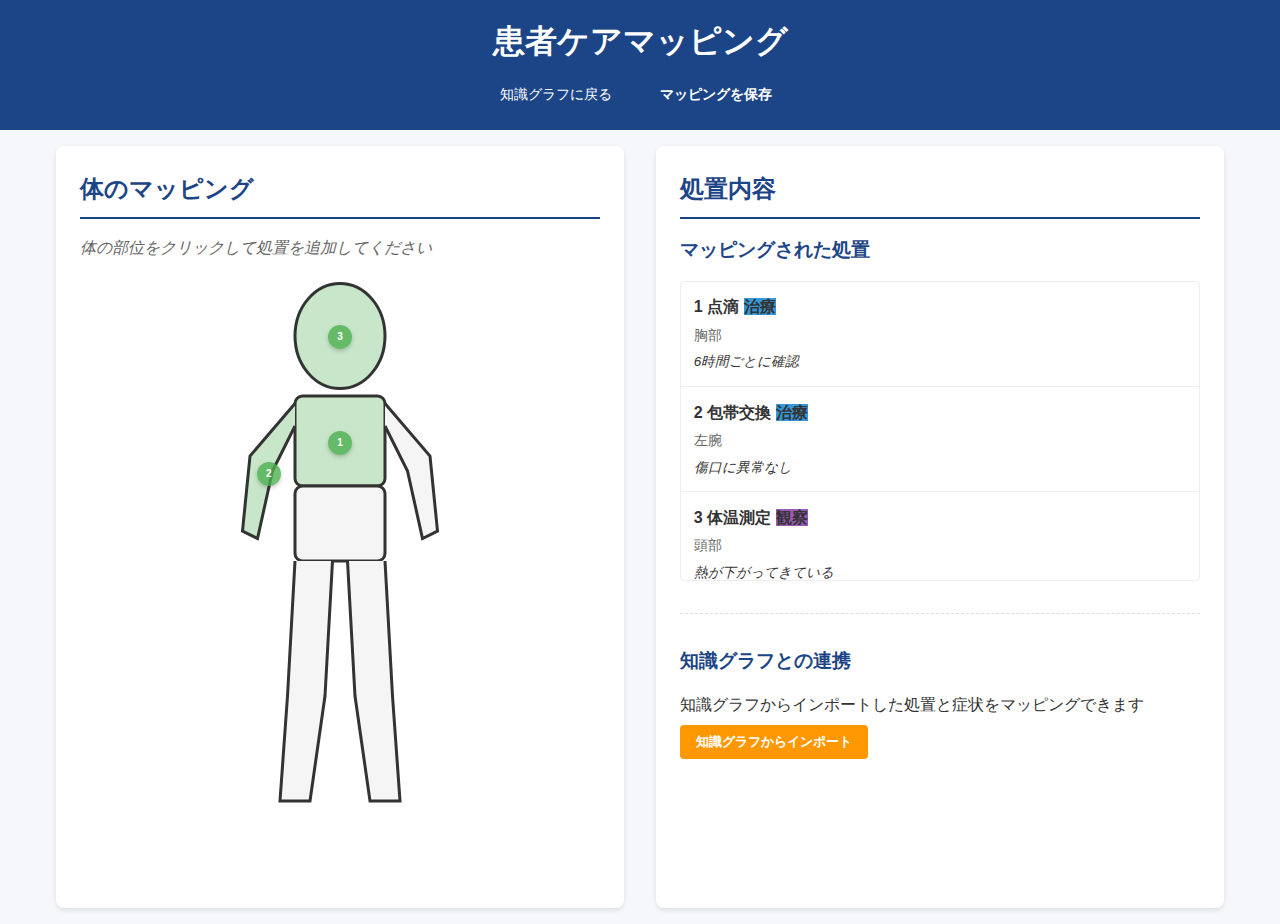
<file: body_mapping.html>
<!DOCTYPE html>
<html lang="ja">
<head>
    <meta charset="UTF-8">
    <meta name="viewport" content="width=device-width, initial-scale=1.0">
    <title>患者ケアマッピング</title>
    <link rel="stylesheet" href="styles.css">
    <link rel="stylesheet" href="body_mapping.css">
</head>
<body>
    <header>
        <h1>患者ケアマッピング</h1>
        <div class="header-actions">
            <a href="index.html" class="nav-button">知識グラフに戻る</a>
            <button id="saveMapping" class="action-button">マッピングを保存</button>
        </div>
    </header>

    <main class="mapping-container">
        <div class="body-map-section">
            <h2>体のマッピング</h2>
            <div class="map-instructions">体の部位をクリックして処置を追加してください</div>
            <div class="body-map-container">
                <div class="body-svg-container">
                    <svg id="bodyMap" viewBox="0 0 200 400" xmlns="http://www.w3.org/2000/svg">
                        <!-- 頭部 -->
                        <ellipse id="head" cx="100" cy="40" rx="30" ry="35" data-name="頭部" />
                        
                        <!-- 胸部 -->
                        <rect id="chest" x="70" y="80" width="60" height="60" rx="5" data-name="胸部" />
                        
                        <!-- 腹部 -->
                        <rect id="abdomen" x="70" y="140" width="60" height="50" rx="5" data-name="腹部" />
                        
                        <!-- 左腕 -->
                        <path id="leftArm" d="M70,85 L40,120 L35,170 L45,175 L55,130 L70,100" data-name="左腕" />
                        
                        <!-- 右腕 -->
                        <path id="rightArm" d="M130,85 L160,120 L165,170 L155,175 L145,130 L130,100" data-name="右腕" />
                        
                        <!-- 左脚 -->
                        <path id="leftLeg" d="M70,190 L65,280 L60,350 L80,350 L90,280 L95,190" data-name="左脚" />
                        
                        <!-- 右脚 -->
                        <path id="rightLeg" d="M130,190 L135,280 L140,350 L120,350 L110,280 L105,190" data-name="右脚" />
                    </svg>
                    <div id="mappedItems" class="mapped-items"></div>
                </div>
            </div>
        </div>
        
        <div class="treatments-section">
            <h2>処置内容</h2>
            <div id="mappingForm" class="mapping-form hidden">
                <h3 id="selectedBodyPart">選択部位: <span></span></h3>
                
                <div class="form-group">
                    <label for="treatmentSelect">処置:</label>
                    <select id="treatmentSelect">
                        <option value="">処置を選択...</option>
                        <!-- 処置オプションは動的に追加されます -->
                    </select>
                    <button id="addNewTreatment">新規追加</button>
                </div>
                
                <div id="newTreatmentForm" class="new-treatment-form hidden">
                    <div class="form-group">
                        <label for="newTreatmentName">処置名:</label>
                        <input type="text" id="newTreatmentName">
                    </div>
                    <div class="form-group">
                        <label for="newTreatmentType">種類:</label>
                        <select id="newTreatmentType">
                            <option value="treatment">治療</option>
                            <option value="medication">薬剤</option>
                            <option value="observation">観察</option>
                        </select>
                    </div>
                    <div class="form-group">
                        <label for="newTreatmentDesc">説明:</label>
                        <textarea id="newTreatmentDesc"></textarea>
                    </div>
                </div>
                
                <div class="form-group">
                    <label for="treatmentNote">備考:</label>
                    <textarea id="treatmentNote"></textarea>
                </div>
                
                <div class="form-actions">
                    <button id="applyMapping">適用</button>
                    <button id="cancelMapping">キャンセル</button>
                    <button id="removeMappingBtn" class="remove-btn hidden">削除</button>
                </div>
            </div>
            
            <div class="mapped-treatment-list">
                <h3>マッピングされた処置</h3>
                <div id="treatmentList" class="treatment-list">
                    <!-- マッピングされた処置のリストが表示されます -->
                    <div class="empty-message">まだ処置がマッピングされていません</div>
                </div>
            </div>

            <div class="graph-connection">
                <h3>知識グラフとの連携</h3>
                <p>知識グラフからインポートした処置と症状をマッピングできます</p>
                <button id="importFromGraph">知識グラフからインポート</button>
            </div>
        </div>
    </main>
    
    <div id="importModal" class="modal hidden">
        <div class="modal-content">
            <span class="close-modal">&times;</span>
            <h3>知識グラフから項目をインポート</h3>
            <div class="import-container">
                <div class="import-list-container">
                    <h4>知識グラフの処置</h4>
                    <div id="importTreatmentList" class="import-list">
                        <!-- インポート可能な処置リスト -->
                    </div>
                </div>
                <div class="import-actions">
                    <button id="importSelected">選択項目をインポート</button>
                </div>
            </div>
        </div>
    </div>

    <script src="body_mapping.js"></script>
</body>
</html>
</file>
<file: styles.css>
/* 全体のスタイル */
* {
    box-sizing: border-box;
    margin: 0;
    padding: 0;
    font-family: 'Hiragino Sans', 'Meiryo', sans-serif;
}

body {
    background-color: #f5f7fa;
    color: #333;
    line-height: 1.6;
}

header, footer {
    background-color: #1c4587;
    color: white;
    padding: 1rem;
    text-align: center;
}

header h1 {
    margin-bottom: 0.5rem;
}

.user-settings {
    display: flex;
    justify-content: center;
    gap: 1.5rem;
    margin-top: 0.5rem;
}

.user-role, .terminology-selector, .institution-selector {
    display: flex;
    align-items: center;
}

.user-role label, .terminology-selector label {
    margin-right: 0.5rem;
    color: white;
}

.institution-btn {
    background-color: #2c5aa0;
    padding: 0.4rem 0.8rem;
    font-size: 0.9rem;
    margin-right: 0.5rem;
}

.selected-institution {
    background-color: rgba(255, 255, 255, 0.2);
    color: white;
    padding: 0.3rem 0.6rem;
    border-radius: 4px;
    font-size: 0.85rem;
    max-width: 150px;
    white-space: nowrap;
    overflow: hidden;
    text-overflow: ellipsis;
}

select {
    padding: 0.5rem;
    border-radius: 4px;
    border: 1px solid #ddd;
}

main {
    max-width: 1200px;
    margin: 0 auto;
    padding: 1rem;
}

section {
    background-color: white;
    border-radius: 8px;
    box-shadow: 0 2px 5px rgba(0,0,0,0.1);
    margin-bottom: 1.5rem;
    padding: 1.5rem;
}

h2 {
    border-bottom: 2px solid #1c4587;
    color: #1c4587;
    margin-bottom: 1rem;
    padding-bottom: 0.5rem;
}

h3 {
    color: #1c4587;
    margin: 1rem 0;
}

button {
    background-color: #1c4587;
    border: none;
    border-radius: 4px;
    color: white;
    cursor: pointer;
    font-weight: bold;
    margin-right: 0.5rem;
    padding: 0.5rem 1rem;
    transition: background-color 0.2s;
}

button:hover {
    background-color: #2c5aa0;
}

button:disabled {
    background-color: #cccccc;
    cursor: not-allowed;
}

input[type="file"] {
    border: 1px dashed #ccc;
    border-radius: 4px;
    display: block;
    margin: 1rem 0;
    padding: 1rem;
    width: 100%;
}

/* 入力セクション */
.input-section {
    display: grid;
    grid-template-columns: 1fr 1fr;
    gap: 1.5rem;
}

.node-edge-editor {
    position: relative;
}

.editor-controls {
    margin-bottom: 1rem;
    display: flex;
    flex-wrap: wrap;
    align-items: center;
    gap: 0.5rem;
}

.node-form, .edge-form {
    background-color: #f8f9fa;
    border-radius: 4px;
    padding: 1rem;
}

.node-form label, .edge-form label {
    display: block;
    margin-bottom: 0.8rem;
}

.node-form input, .edge-form input, .node-form select, .edge-form select {
    display: block;
    margin-top: 0.3rem;
    width: 100%;
    padding: 0.5rem;
    border-radius: 4px;
    border: 1px solid #ddd;
}

.form-actions {
    margin-top: 1rem;
}

/* ビジュアライゼーションセクション */
#graphContainer {
    background-color: #fafafa;
    border: 1px solid #eee;
    border-radius: 4px;
    height: 500px;
    overflow: hidden;
    position: relative;
}

/* フィードバックセクション */
.feedback-content {
    background-color: #f0f4f8;
    border-left: 4px solid #1c4587;
    font-style: italic;
    padding: 1rem;
}

.empty-feedback {
    color: #888;
}

/* 用語標準化セクション */
.terminology-section {
    margin-top: 1.5rem;
    background-color: #f8f4ff;
    border: 1px solid #d8c6ff;
    border-radius: 8px;
}

.terminology-content {
    padding: 1rem;
}

.terminology-filter {
    display: flex;
    gap: 0.5rem;
    margin-bottom: 1rem;
    flex-wrap: wrap;
}

.terminology-filter-btn {
    background-color: #f1f1f1;
    color: #444;
    font-size: 0.9rem;
    border: 1px solid #ddd;
    padding: 0.4rem 0.8rem;
    border-radius: 20px;
}

.terminology-filter-btn:hover {
    background-color: #e5e5e5;
}

.terminology-filter-btn.active {
    background-color: #1c4587;
    color: white;
    border-color: #1c4587;
}

.suggestions-container {
    margin: 1rem 0;
    max-height: 300px;
    overflow-y: auto;
}

.term-suggestion {
    background-color: white;
    border-left: 4px solid #9b59b6;
    margin-bottom: 0.8rem;
    padding: 0.8rem;
    border-radius: 0 4px 4px 0;
}

.term-original {
    color: #e74c3c;
    text-decoration: line-through;
    font-weight: normal;
    display: inline-block;
    margin-right: 0.5rem;
}

.term-suggestion-arrow {
    color: #555;
    font-size: 1.2rem;
    margin: 0 0.5rem;
}

.term-suggested {
    color: #2ecc71;
    font-weight: bold;
}

.term-source {
    color: #7f8c8d;
    font-size: 0.8rem;
    font-style: italic;
    margin-top: 0.3rem;
}

.dictionary-info {
    background-color: #f0f8ff;
    border-radius: 4px;
    padding: 0.7rem;
    margin-bottom: 1rem;
    border-left: 4px solid #3498db;
}

.dictionary-name {
    margin: 0;
}

.no-suggestions {
    background-color: #e8f8f5;
    padding: 1rem;
    border-radius: 4px;
    color: #27ae60;
    text-align: center;
}

.terminology-actions {
    display: flex;
    justify-content: flex-end;
}

.terminology-actions button {
    margin-left: 0.5rem;
}

/* モーダル関連 */
.modal {
    position: fixed;
    top: 0;
    left: 0;
    width: 100%;
    height: 100%;
    background-color: rgba(0, 0, 0, 0.5);
    display: flex;
    align-items: center;
    justify-content: center;
    z-index: 1000;
}

.modal-content {
    background-color: white;
    padding: 2rem;
    border-radius: 8px;
    width: 90%;
    max-width: 600px;
    box-shadow: 0 4px 12px rgba(0, 0, 0, 0.2);
    position: relative;
    max-height: 90vh;
    overflow-y: auto;
}

.wide-modal {
    max-width: 800px;
}

.close-modal {
    position: absolute;
    right: 1rem;
    top: 1rem;
    font-size: 1.5rem;
    cursor: pointer;
    color: #777;
}

.close-modal:hover {
    color: black;
}

.search-type-tabs {
    display: flex;
    margin-bottom: 1rem;
    border-bottom: 1px solid #ddd;
}

.tab-btn {
    background-color: #f1f1f1;
    border: 1px solid #ddd;
    border-bottom: none;
    border-radius: 6px 6px 0 0;
    padding: 0.5rem 1rem;
    margin-right: 0.3rem;
    cursor: pointer;
}

.tab-btn.active {
    background-color: #fff;
    border-bottom: 1px solid #fff;
    margin-bottom: -1px;
    font-weight: bold;
    color: #1c4587;
}

.search-area {
    display: flex;
    margin-bottom: 1rem;
}

.search-input {
    flex: 1;
    padding: 0.7rem;
    border: 1px solid #ddd;
    border-radius: 4px 0 0 4px;
}

.search-btn {
    background-color: #1c4587;
    color: white;
    border: none;
    padding: 0.7rem 1.2rem;
    border-radius: 0 4px 4px 0;
    cursor: pointer;
}

.search-results {
    max-height: 300px;
    overflow-y: auto;
    border: 1px solid #eee;
    border-radius: 4px;
}

.result-item {
    padding: 0.7rem;
    border-bottom: 1px solid #eee;
    cursor: pointer;
}

.result-item:hover {
    background-color: #f5f7fa;
}

.result-item:last-child {
    border-bottom: none;
}

.result-name {
    font-weight: bold;
}

.result-address {
    font-size: 0.8rem;
    color: #777;
}

/* 比較チャート */
.chart-container {
    height: 400px;
    margin-top: 1rem;
    border: 1px solid #eee;
    padding: 1rem;
}

.chart-legend {
    display: flex;
    flex-wrap: wrap;
    gap: 0.5rem;
    margin-top: 0.5rem;
    padding: 0.5rem;
}

.legend-item {
    display: flex;
    align-items: center;
    font-size: 0.85rem;
}

.legend-color {
    width: 12px;
    height: 12px;
    border-radius: 50%;
    margin-right: 5px;
}

.comparison-filters {
    display: flex;
    gap: 1rem;
    margin-bottom: 1rem;
}

#compareBaseSelect {
    flex: 1;
    padding: 0.5rem;
}

#compareBtn {
    background-color: #1c4587;
    color: white;
    padding: 0.5rem 1rem;
}

/* ユーティリティクラス */
.hidden {
    display: none !important;
}

#preview {
    margin: 1rem 0;
    max-width: 100%;
}

#preview img {
    max-width: 100%;
    border-radius: 4px;
    box-shadow: 0 1px 3px rgba(0,0,0,0.1);
}

.action-button {
    background-color: #2ecc71;
    color: white;
    border-radius: 4px;
    padding: 0.5rem 1rem;
    text-decoration: none;
    font-weight: bold;
    display: inline-block;
    cursor: pointer;
    transition: background-color 0.2s;
}

.action-button:hover {
    background-color: #27ae60;
}

@media (max-width: 768px) {
    .input-section {
        grid-template-columns: 1fr;
    }
}
</file>
<file: body_mapping.css>
/* 体のマッピング用スタイル */

/* メインコンテナ */
.mapping-container {
    display: grid;
    grid-template-columns: 1fr 1fr;
    gap: 2rem;
    padding: 1rem;
    max-width: 1200px;
    margin: 0 auto;
}

/* ヘッダーアクション */
.header-actions {
    display: flex;
    justify-content: center;
    gap: 1rem;
    margin-top: 0.5rem;
}

.nav-button, .action-button {
    background-color: #1c4587;
    color: white;
    padding: 0.5rem 1rem;
    border: none;
    border-radius: 4px;
    text-decoration: none;
    display: inline-block;
    font-size: 0.9rem;
    cursor: pointer;
}

.nav-button:hover, .action-button:hover {
    background-color: #2c5aa0;
}

/* 体マップセクション */
.body-map-section {
    background-color: white;
    border-radius: 8px;
    box-shadow: 0 2px 5px rgba(0,0,0,0.1);
    padding: 1.5rem;
}

.map-instructions {
    margin-bottom: 1rem;
    color: #666;
    font-style: italic;
}

.body-map-container {
    display: flex;
    justify-content: center;
    position: relative;
}

.body-svg-container {
    width: 100%;
    max-width: 300px;
    position: relative;
}

/* SVG スタイル */
#bodyMap {
    width: 100%;
    height: auto;
}

#bodyMap ellipse, 
#bodyMap rect, 
#bodyMap path {
    fill: #f5f5f5;
    stroke: #333;
    stroke-width: 2;
    cursor: pointer;
    transition: fill 0.2s;
}

#bodyMap ellipse:hover, 
#bodyMap rect:hover, 
#bodyMap path:hover {
    fill: #e1f5fe;
}

#bodyMap .selected {
    fill: #bbdefb !important;
    stroke: #1976d2;
    stroke-width: 3;
}

#bodyMap .mapped {
    fill: #c8e6c9;
}

/* マップされたアイテム */
.mapped-items {
    position: absolute;
    top: 0;
    left: 0;
    width: 100%;
    height: 100%;
    pointer-events: none;
}

.mapped-marker {
    position: absolute;
    width: 24px;
    height: 24px;
    background-color: rgba(76, 175, 80, 0.8);
    border-radius: 50%;
    color: white;
    display: flex;
    align-items: center;
    justify-content: center;
    font-size: 10px;
    font-weight: bold;
    transform: translate(-50%, -50%);
    box-shadow: 0 2px 4px rgba(0,0,0,0.2);
    pointer-events: auto;
    cursor: pointer;
    transition: all 0.2s;
}

.mapped-marker:hover {
    background-color: rgba(76, 175, 80, 1);
    box-shadow: 0 3px 6px rgba(0,0,0,0.3);
}

/* 処置セクション */
.treatments-section {
    background-color: white;
    border-radius: 8px;
    box-shadow: 0 2px 5px rgba(0,0,0,0.1);
    padding: 1.5rem;
}

.mapping-form {
    background-color: #f9f9f9;
    border: 1px solid #eee;
    border-radius: 4px;
    padding: 1rem;
    margin-bottom: 1.5rem;
}

.form-group {
    margin-bottom: 1rem;
}

.form-group label {
    display: block;
    margin-bottom: 0.3rem;
    font-weight: bold;1
    color: #555;
}

.form-group select,
.form-group input,
.form-group textarea {
    width: 100%;
    padding: 0.5rem;
    border: 1px solid #ddd;
    border-radius: 4px;
}

.form-group textarea {
    min-height: 80px;
    resize: vertical;
}

.form-actions {
    display: flex;
    gap: 0.5rem;
    margin-top: 1rem;
}

#applyMapping {
    background-color: #4caf50;
    color: white;
}

#cancelMapping {
    background-color: #f1f1f1;
    color: #333;
}

.remove-btn {
    background-color: #f44336;
    color: white;
    margin-left: auto;
}

/* 新規処置フォーム */
.new-treatment-form {
    background-color: #f5f5f5;
    padding: 1rem;
    border-radius: 4px;
    margin: 1rem 0;
    border-left: 3px solid #2196f3;
}

/* マッピングリスト */
.treatment-list {
    max-height: 300px;
    overflow-y: auto;
    border: 1px solid #eee;
    border-radius: 4px;
    margin-top: 0.5rem;
}

.treatment-item {
    padding: 0.8rem;
    border-bottom: 1px solid #eee;
    cursor: pointer;
}

.treatment-item:hover {
    background-color: #f5f7fa;
}

.treatment-item:last-child {
    border-bottom: none;
}

.treatment-item-title {
    font-weight: bold;
    margin-bottom: 0.3rem;
}

.treatment-item-location {
    font-size: 0.85rem;
    color: #666;
}

.treatment-item-note {
    font-size: 0.85rem;
    color: #333;
    margin-top: 0.3rem;
    font-style: italic;
}

.empty-message {
    color: #999;
    font-style: italic;
    padding: 1rem;
    text-align: center;
}

/* グラフ接続セクション */
.graph-connection {
    margin-top: 2rem;
    padding-top: 1rem;
    border-top: 1px dashed #ddd;
}

#importFromGraph {
    background-color: #ff9800;
    color: white;
    padding: 0.5rem 1rem;
    border: none;
    border-radius: 4px;
    cursor: pointer;
    margin-top: 0.5rem;
}

#importFromGraph:hover {
    background-color: #f57c00;
}

/* インポートモーダル */
.import-container {
    margin-top: 1rem;
}

.import-list-container {
    margin-bottom: 1rem;
}

.import-list {
    max-height: 300px;
    overflow-y: auto;
    border: 1px solid #eee;
    border-radius: 4px;
}

.import-item {
    padding: 0.8rem;
    border-bottom: 1px solid #eee;
    display: flex;
    align-items: center;
}

.import-item input[type="checkbox"] {
    margin-right: 0.5rem;
}

.import-item-type {
    margin-left: 0.5rem;
    font-size: 0.8rem;
    color: white;
    padding: 0.2rem 0.4rem;
    border-radius: 3px;
}

.type-treatment {
    background-color: #3498db;
}

.type-medication {
    background-color: #2ecc71;
}

.type-observation {
    background-color: #9b59b6;
}

.import-actions {
    text-align: right;
}

/* レスポンシブ対応 */
@media (max-width: 768px) {
    .mapping-container {
        grid-template-columns: 1fr;
    }
    
    .body-map-section {
        margin-bottom: 1rem;
    }
}

#addNewTreatment {
    background-color: #2196f3;
    color: white;
    border: none;
    border-radius: 4px;
    padding: 0.5rem;
    cursor: pointer;
    font-size: 0.85rem;
    margin-left: 0.5rem;
}

#addNewTreatment:hover {
    background-color: #1976d2;
}
</file>
